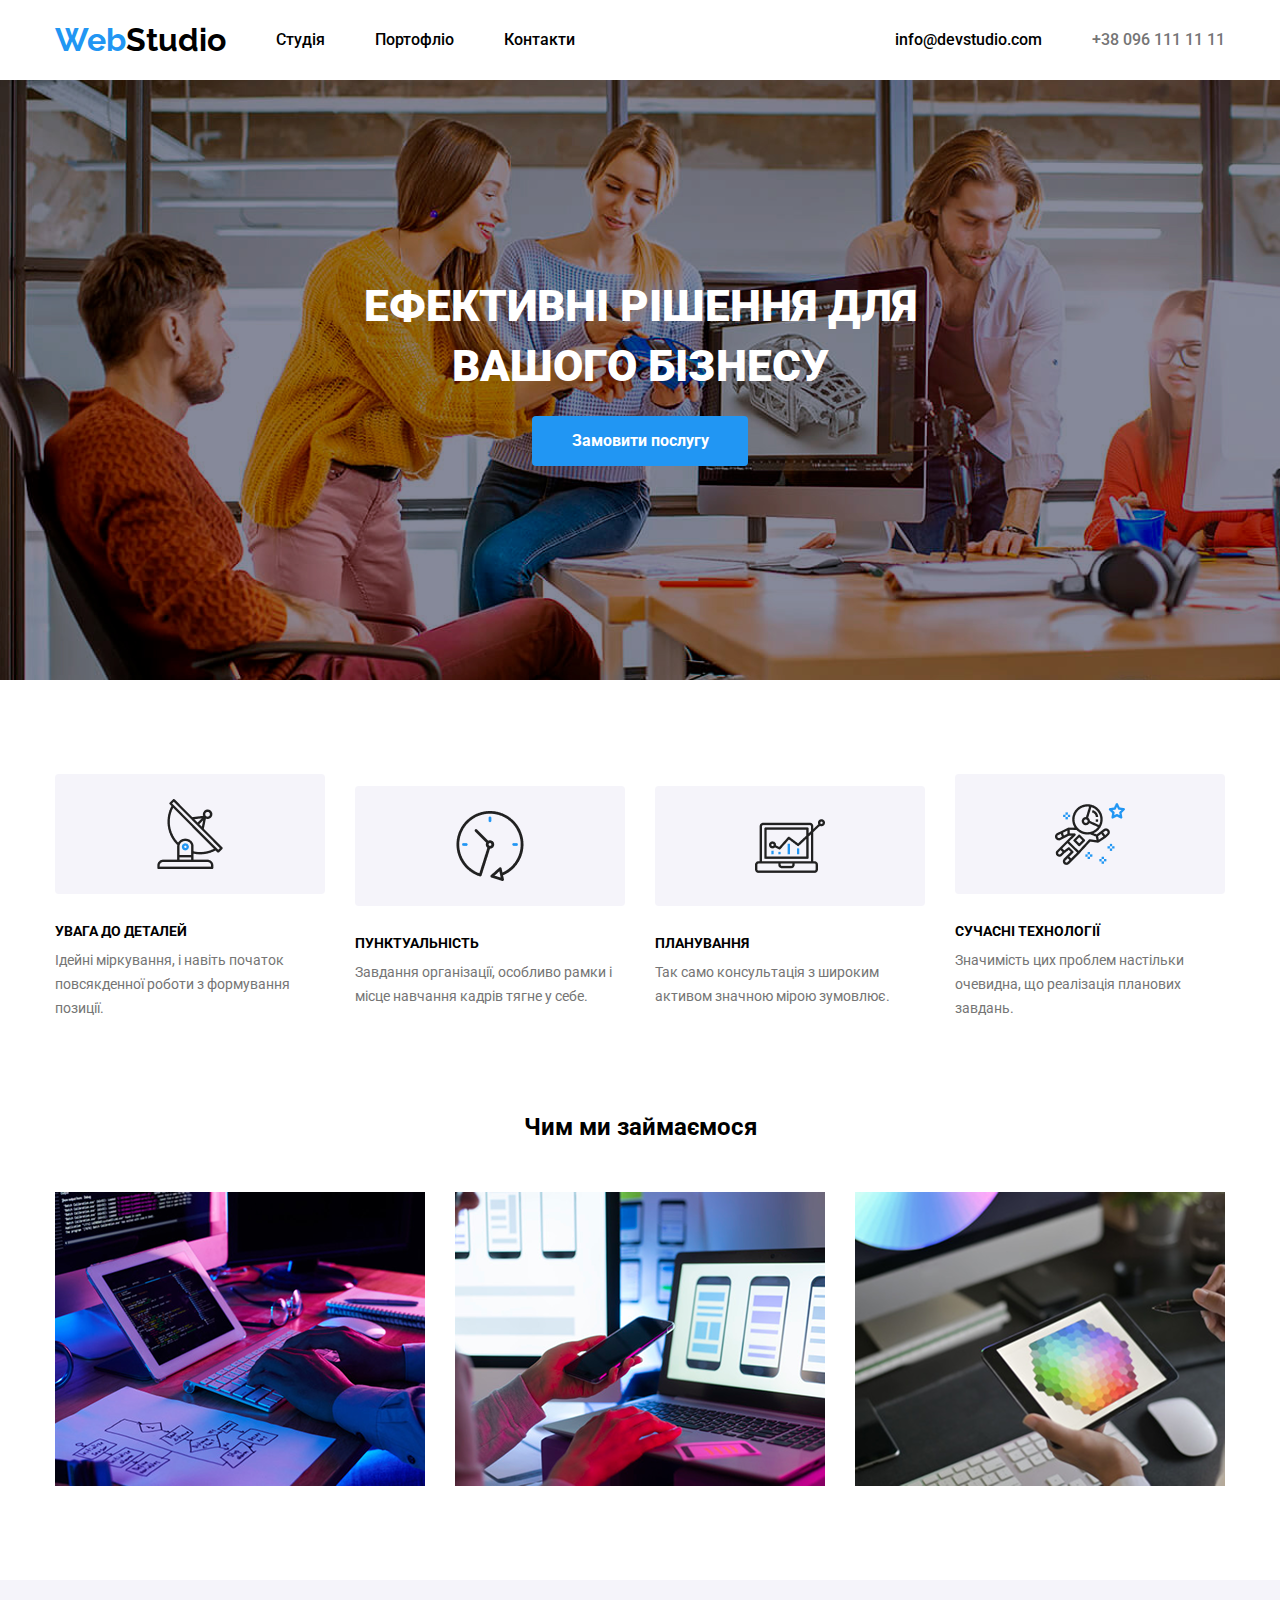
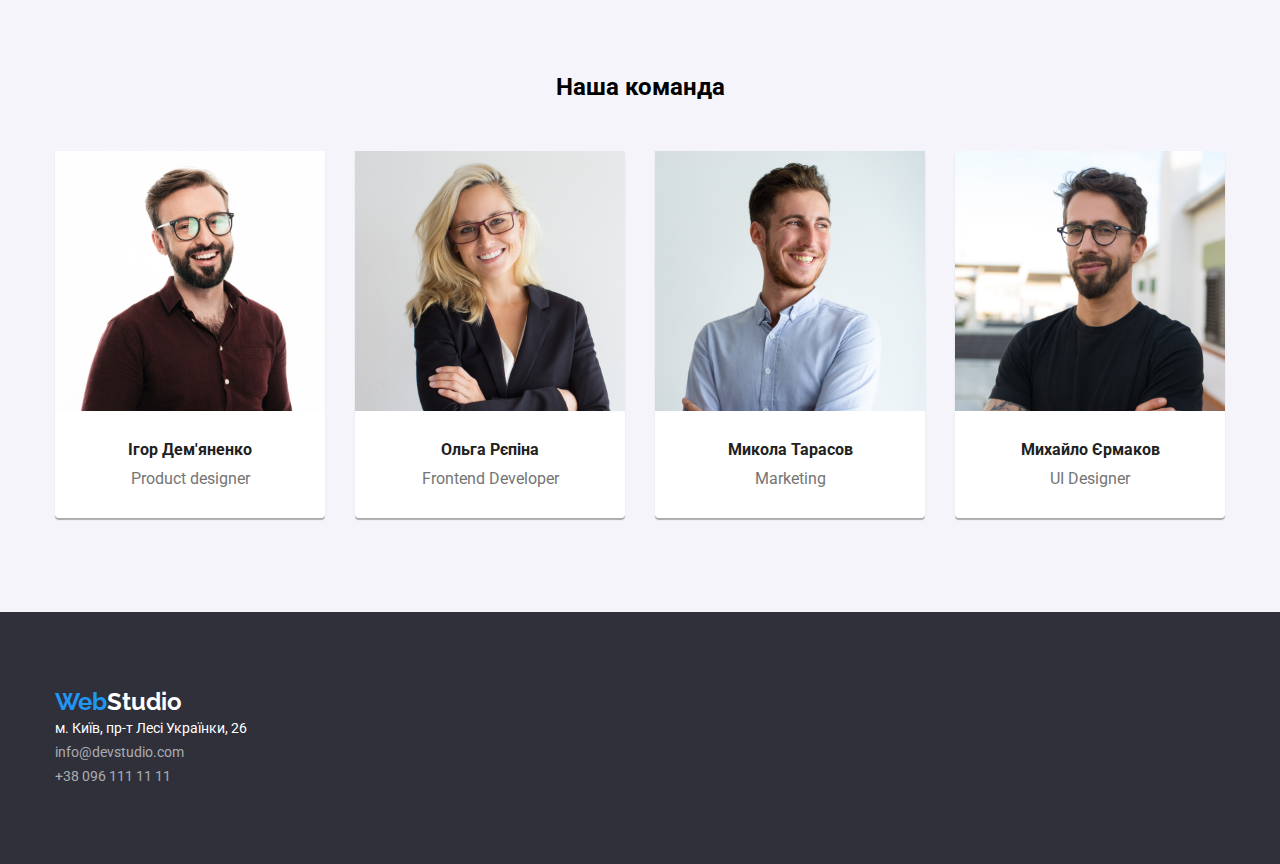
<file: index.html>
<!DOCTYPE html>
<html lang="en">
<head>
    <meta charset="UTF-8">
    <meta name="viewport" content="width=device-width, initial-scale=1.0">
    <title>Document</title>
    <link rel="stylesheet" href="https://cdnjs.cloudflare.com/ajax/libs/modern-normalize/1.0.0/modern-normalize.min.css">
    <link rel="stylesheet" href="style.css">
</head>
<body>
    
    <header class="header-info">
     <div class="container">
      <nav class="header-info-links">
         <ul class="header-info-list">
            <li class=""><a href="./index.html"><h1 class="name"><span class="name-add">Web</span>Studio</h1></a></li>
            <li class="header-info-items">Студія</li>
            <li class="header-info-items"><a href="./Portfolio.html">Портофліо</a></li>
            <li class="header-info-items">Контакти</li>
         </ul>

         <ul class="header-info-list">
            <li class="header-info-items">info@devstudio.com</li>
            <li class="header-info-item">+38 096 111 11 11</li>
         </ul>

      </nav>
     </div>
    </header>

    <section class="business-section">
     <div class="container">
        <h2 class="business-section-title">ЕФЕКТИВНІ РІШЕННЯ ДЛЯ <br> ВАШОГО БІЗНЕСУ</h2>
        <button class="bussiness-section-button">Замовити послугу</button> <br>
     </div>
    </section>

    <section class="description-section">
     <div class="container">
        <ul class="description-section-list">
            <li class="description-section-items">
              <div class="description-section-image description-section-image1"></div>
                <h2 class="description-section-title">УВАГА ДО ДЕТАЛЕЙ</h2>
                <p class="description-section-subtitle">Ідейні міркування, і навіть початок повсякденної роботи з формування позиції.</p>
            </li>
            <li class="description-section-items">
              <div class="description-section-image description-section-image2"></div>
                <h2 class="description-section-title">ПУНКТУАЛЬНІСТЬ</h2>
                <p class="description-section-subtitle">Завдання організації, особливо рамки і місце навчання кадрів тягне у себе.</p>
            </li>
            <li class="description-section-items">
              <div class="description-section-image description-section-image3"></div>
                <h2 class="description-section-title">ПЛАНУВАННЯ</h2>
                <p class="description-section-subtitle">Так само консультація з широким активом значною мірою зумовлює.</p>
            </li>
            <li class="description-section-items">
              <div class="description-section-image description-section-image4"></div>
                <h2 class="description-section-title">СУЧАСНІ ТЕХНОЛОГІЇ</h2>
                <p class="description-section-subtitle">Значимість цих проблем настільки очевидна, що реалізація планових завдань.</p>
            </li>
        </ul>
     </div>
    </section>

    <section class="images-section">
     <div class="container">
        <h2 class="images-section-title">Чим ми займаємося</h2>
      <div class="container-images">
        <img src="imgs/doing1.png" alt="Картинка комп'ютер" class="images-section-item">
        <img src="imgs/doing2.png" alt="Картинка комп'ютер" class="images-section-item">
        <img src="imgs/doing3.png" alt="Картинка комп'ютер" class="images-section-item">
      </div>
     </div>
    </section>

    <section class="team-section">
     <div class="container">
      <h2 class="team-section-title">Наша команда</h2>
     <div class="team-section-peoples">
      <div class="team-section-people member-1">
        <!-- <img src="./imgs/team1.jpg" alt="Людина яка робе:" class="team-section-image"> -->

          <div class="team-section-people-info">
            <p class="team-section-people-name"> <b>Ігор Дем'яненко</b> </p>
            <p class="team-section-people-descripton">Product designer</p>
          </div>
      </div>

      <div class="team-section-people member-2">
        <!-- <img src="./imgs/team2.jpg" alt="Людина яка робе:" class="team-section-image"> -->

          <div class="team-section-people-info">
            <p class="team-section-people-name"> <b>Ольга Рєпіна</b> </p>
            <p class="team-section-people-descripton">Frontend Developer</p>
          </div>
      </div>

      <div class="team-section-people member-3">
        <!-- <img src="./imgs/team3.jpg" alt="Людина яка робе:" class="team-section-image"> -->

          <div class="team-section-people-info">
            <p class="team-section-people-name"> <b>Микола Тарасов</b> </p>
            <p class="team-section-people-descripton">Marketing</p>
          </div>
      </div>

      <div class="team-section-people member-4">
        <!-- <img src="./imgs/team4.jpg" alt="Людина яка робе:" class="team-section-image"> -->

           <div class="team-section-people-info">
            <p class="team-section-people-name"> <b>Михайло Єрмаков</b> </p>
            <p class="team-section-people-descripton">UI Designer</p>
          </div>
      </div>
      </div>
     </div>
    </section>

    <footer class="footer-info">
     <div class="container">
      <h2 class="name" style="color: rgba(255, 255, 255, 1);"><span class="name-add">Web</span>Studio</h2>
        <ul class="footer-info-list">
            <li class="footer-info-items">м. Київ, пр-т Лесі Українки, 26</li>
            <li class="footer-info-items">info@devstudio.com</li>
            <li class="footer-info-items">+38 096 111 11 11</li>
        </ul>
     </div>
    </footer>
</body>
</html>
</file>
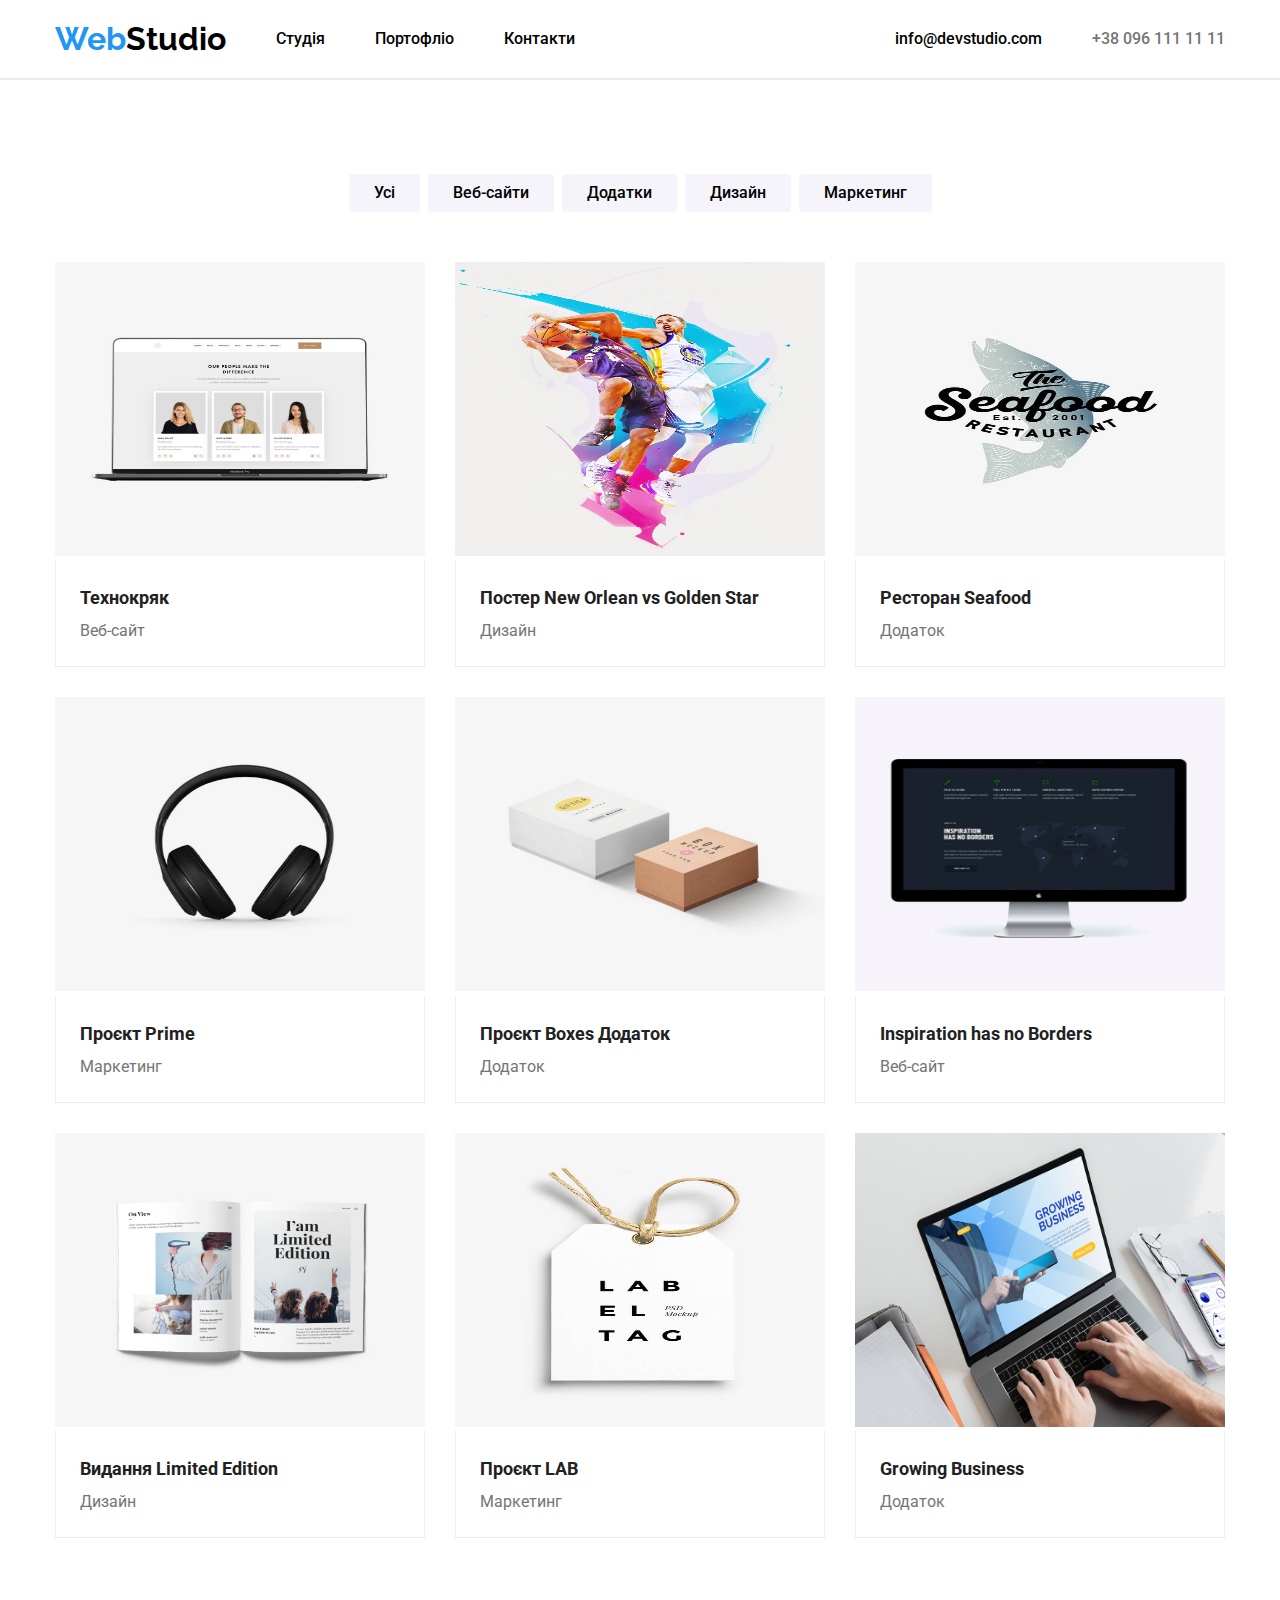
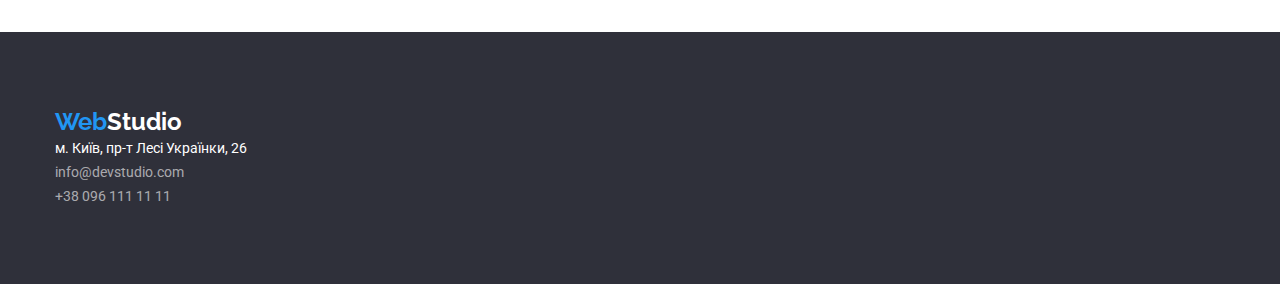
<file: Portfolio.html>
<!DOCTYPE html>
<html lang="en">
<head>
    <meta charset="UTF-8">
    <meta name="viewport" content="width=device-width, initial-scale=1.0">
    <title>Document</title>
    <link rel="stylesheet" href="https://cdnjs.cloudflare.com/ajax/libs/modern-normalize/1.0.0/modern-normalize.min.css">
    <link rel="stylesheet" href="style.css">    
</head>
<body>
    <header class="header-info portfolio-header">
     <div class="container">
      <nav class="header-info-links">
         <ul class="header-info-list">
            <li class=""><a href="./index.html"><h1 class="name"><span class="name-add">Web</span>Studio</h1></a></li>
            <li class="header-info-items">Студія</li>
            <li class="header-info-items"><a href="./Portfolio.html">Портофліо</a></li>
            <li class="header-info-items">Контакти</li>
         </ul>

         <ul class="header-info-list">
            <li class="header-info-items">info@devstudio.com</li>
            <li class="header-info-item">+38 096 111 11 11</li>
         </ul>

      </nav>
     </div>
    </header>
    
    <main>
     <div class="container">

      <div class="pages">
         <ul class="pages-list">
           <li class="pages-list-item">Усі</li>
           <li class="pages-list-item">Веб-сайти</li>
           <li class="pages-list-item">Додатки</li>
           <li class="pages-list-item">Дизайн</li>
           <li class="pages-list-item">Маркетинг</li>
         </ul>
      </div>

      <section class="products">

        <div class="products-item">
            <img src="./imgs-Portoflio/img1.jpg" class="img-portfolio">
           <div class="product-item-content">
            <p class="product-item-name">Технокряк</p>
            <p class="product-item-subtitle">Веб-сайт</p>
           </div>
        </div>

        <div class="products-item">
            <img src="./imgs-Portoflio/img2.jpg" class="img-portfolio">
            
            <div class="product-item-content">
            <p class="product-item-name">Постер New Orlean vs Golden Star</p>
            <p class="product-item-subtitle">Дизайн</p>
            </div>
        </div>

        <div class="products-item">
            <img src="./imgs-Portoflio/img3.jpg" class="img-portfolio">
            
            <div class="product-item-content">
            <p class="product-item-name">Ресторан Seafood</p>
            <p class="product-item-subtitle">Додаток</p>
            </div>
        </div>

        <div class="products-item">
            <img src="./imgs-Portoflio/img4.jpg" class="img-portfolio">
            
            <div class="product-item-content">
            <p class="product-item-name">Проєкт Prime</p>
            <p class="product-item-subtitle">Маркетинг</p>
            </div>
        </div>

        <div class="products-item">
            <img src="./imgs-Portoflio/img5.jpg" class="img-portfolio">
            
            <div class="product-item-content">
            <p class="product-item-name">Проєкт Boxes Додаток</p>
            <p class="product-item-subtitle">Додаток</p>
            </div>
        </div>

        <div class="products-item">
            <img src="./imgs-Portoflio/img6.jpg" class="img-portfolio">
            
            <div class="product-item-content">
            <p class="product-item-name">Inspiration has no Borders</p>
            <p class="product-item-subtitle">Веб-сайт</p>
            </div>
        </div>

        <div class="products-item">
            <img src="./imgs-Portoflio/img7.jpg" class="img-portfolio">
            
            <div class="product-item-content">
            <p class="product-item-name">Видання Limited Edition</p>
            <p class="product-item-subtitle">Дизайн</p>
            </div>
        </div>

        <div class="products-item">
            <img src="./imgs-Portoflio/img8.jpg" class="img-portfolio">
            
            <div class="product-item-content">
            <p class="product-item-name">Проєкт LAB</p>
            <p class="product-item-subtitle">Маркетинг</p>
            </div>
        </div>

        <div class="products-item">
            <img src="./imgs-Portoflio/img9.jpg" class="img-portfolio">
            
            <div class="product-item-content">
            <p class="product-item-name">Growing Business</p>
            <p class="product-item-subtitle">Додаток</p>
            </div>
        </div>

      </section>
     </div>
    </main>



    <footer class="footer-info">
     <div class="container">
      <h2 class="name" style="color: rgba(255, 255, 255, 1);"><span class="name-add">Web</span>Studio</h2>
        <ul class="footer-info-list">
            <li class="footer-info-items">м. Київ, пр-т Лесі Українки, 26</li>
            <li class="footer-info-items">info@devstudio.com</li>
            <li class="footer-info-items">+38 096 111 11 11</li>
        </ul>
     </div>
    </footer>

</body>
</html>
</file>
<file: style.css>
@import url('https://fonts.googleapis.com/css2?family=Raleway:ital,wght@0,100..900;1,100..900&display=swap');
@import url('https://fonts.googleapis.com/css2?family=Roboto:ital,wght@0,100..900;1,100..900&display=swap');

*{
    padding: 0px;
    margin: 0px;
}

a {
  color: inherit; /* Inherit color from parent */
  text-decoration: none; /* Remove underline */
  cursor: pointer; /* Ensure cursor remains a pointer */
}


ul , li , ol {
    padding: 0px;
    margin: 0px;
}


body {
    font-family: "Roboto";
    
}

.container {
    width: 1170px;
    margin: auto;
}


/* header & footer */

nav {
    justify-content: space-between;
}


.header-info-links, .header-info-list {
    display: flex;
    align-items: center;
    list-style: none;
    gap: 50px;
    font-weight: 500;
    user-select: none;
    flex-wrap: wrap;
}

.name-add {
    color: rgba(33, 150, 243, 1);
    font-family: "Raleway"
}

.name {
    font-family: "Raleway"
}

.header-info-item {
    color: rgba(117, 117, 117, 1);
}

.header-info-items:hover {
    color: rgba(33, 150, 243, 1);
    cursor: pointer;
}

.header-info {
    display: flex;
    height: 80px;
    align-items: center;
    flex-wrap: wrap;
}

.footer-info {
    background-color: rgba(47, 48, 58, 1);
    height: 252px;
    display: flex;
    align-items: center;
    flex-wrap: wrap;
}

.footer-info > .container {
    display: flex;
    flex-direction: column;
}

.footer-info-list :first-child {
   font-weight: 400;
   line-height: 24px;
   letter-spacing: 3%;
   color: rgb(255, 255, 255);
}

.footer-info-items {
    font-weight: 400;
    font-size: 14px;
    line-height: 24px;
    letter-spacing: 3%;
    color: rgba(255, 255, 255, 0.6) ;
}

.footer-info-list {
   font-weight: 400;
   line-height: 24px;
   letter-spacing: 3%;
   color: rgba(255, 255, 255, 1);
   list-style: none;
   display: flex;
   flex-direction: column
   ;
}


/* business */

.business-section {
    background-image: url("./imgs/bg1.png");
    color: rgba(255, 255, 255, 1);
    display: flex;
    align-items: center;
    justify-content: center;
    height: 600px;
    flex-wrap: wrap;
}

.business-section > .container {
    display: flex;
    flex-direction: column;
    justify-content: center;
    align-items: center;
}


.business-section-title {
    font-weight: 900;
    font-size: 44px;
    line-height: 60px;
    letter-spacing: 6%;
    text-align: center;
    text-transform: uppercase;
    color: rgba(255, 255, 255, 1);
}

.bussiness-section-button {
    font-weight: 700;
    font-size: 16px;
    line-height: 30px;
    letter-spacing: 6%;
    background-color: rgba(33, 150, 243, 1);
    color: rgba(255, 255, 255, 1);
    border-radius: 4px;
    border: none;
    display: flex;
    margin-top: 20px;
    width: 216px;
    height: 50px;
    display: flex;
    justify-content: center;
    align-items: center;
}

.bussiness-section-button:hover {
    background-color: rgba(33, 149, 243, 0.800);
}

.bussiness-section-button:active {
    background-color: rgba(33, 149, 243, 0.650);
}


/* desciption */

.description-section {
    padding-bottom: 94px;
    padding-top: 94px;
    flex-wrap: wrap;
    display: flex;
}

.description-section-list {
    list-style: none;
    display: flex;
    gap: 30px;
    flex-wrap: wrap;
    align-items: center;
    justify-content: center;
}

.description-section-items {
    max-width: 270px;
    display: flex;
    flex-direction: column;
}

.description-section-title {
    font-weight: 700;
    font-size: 14px;
    line-height: 100%;
    letter-spacing: 3%;
    text-transform: uppercase; 
    margin-bottom: 10px;
}

.description-section-subtitle {
    font-weight: 400;
    font-size: 14px;
    line-height: 24px;
    letter-spacing: 3%;
    color: rgba(117, 117, 117, 1);
}

.description-section-image {
    background-color: rgba(245, 244, 250, 1);
    width: 270px;
    height: 120px;
    margin-bottom: 30px;
    border-radius: 4px;
    background-repeat: no-repeat;
    background-position: center;
}

.description-section-image1 {
    background-image: url("./imgs/descimg1.png");
}

.description-section-image2 {
    background-image: url("./imgs/descimg2.png");
}

.description-section-image3 {
    background-image: url("./imgs/descimg3.png");
}

.description-section-image4 {
    background-image: url("./imgs/descimg4.png");
}


/* Images */

.images-section > .container{
    display: flex;
    flex-direction: column;
    align-items: center;
    justify-content: center;
    flex-wrap: wrap;
}

.images-section {
    display: flex;
    padding-bottom: 94px;
}

.images-section-title {
    margin-bottom: 50px;
    justify-self: center;
}


.images-section-item {
    width: 370px;
    height: 294px;
    gap: 60px;
}

.images-section {
    display: flex;
    gap: 60px;
    justify-content: center;
}

.container-images {
    display: flex;
    gap: 30px;
}

/* team-waters */

.team-section {
    padding-top: 94px;
    padding-bottom: 94px;
    display: flex;
    justify-content: center;
    flex-direction: column;    
    align-items: center;
    background-color: rgba(245, 244, 250, 1);
    flex-wrap: wrap;
}

.team-section-peoples {
    display: flex;
    gap: 30px;
}

.team-section > .container{
    display: flex;
    justify-content: center;
    align-items: center;
    flex-direction: column;
}


.team-section-people {
    background-color: rgba(255, 255, 255, 1);
}

.team-section-image {
    width: 270px;
    height: 260px;
    border-top-right-radius: 4px;
    border-top-left-radius: 4px;
}

.team-section-people {
   display: flex;
   flex-direction: column;
   align-items: center;
   justify-content: center;
   padding-bottom: 30px;
   border-radius: 4px;
   box-shadow: 0px 2px 1px 0px rgba(0, 0, 0, 0.3);
}

.team-section-people-info {
   display: flex;
   flex-direction: column;
   justify-content: center;
   align-items: center;
   margin-top: 30px;
}

.team-section-title {
    justify-self: center;
    margin-bottom: 50px;
}

.team-section-people-descripton {
    color: rgba(117, 117, 117, 1);
    font-weight: 400;
    font-size: 16px;
    letter-spacing: 3%;
    text-align: center;
    margin-top: 10px;
}

.team-section-people-name {
    color: rgba(33, 33, 33, 1);
    font-weight: 500;
    font-size: 16px;
    letter-spacing: 3%;
    text-align: center;
}

.member-1::before{
    content: "";
    width: 270px;
    height: 260px;
    background-image: url("./imgs/team1.jpg");
    background-size: contain;
    background-repeat: no-repeat;
    background-position: center;
}

.member-2::before{
    content: "";
    width: 270px;
    height: 260px;
    background-image: url("./imgs/team2.jpg");
    background-size: contain;
    background-repeat: no-repeat;
    background-position: center;
}

.member-3::before{
    content: "";
    width: 270px;
    height: 260px;
    background-image: url("./imgs/team3.jpg");
    background-size: contain;
    background-repeat: no-repeat;
    background-position: center;
}

.member-4::before{
    content: "";
    width: 270px;
    height: 260px;
    background-image: url("./imgs/team4.jpg");
    background-size: contain;
    background-repeat: no-repeat;
    background-position: center;
}



/* Portfolio's css -------------------------------------------------------------------*/   

.portfolio-header {
    border-bottom: solid 2px rgba(236, 236, 236, 1);
}



.pages-list {
    display: flex;
    list-style: none;
    gap: 8px;
    justify-content: center;
    padding-top: 94px;
    padding-bottom: 50px;
}

.pages-list-item {
    padding: 6px 25px 6px 25px;
    background: rgba(245, 244, 250, 1);
    border-radius: 4px;
    font-weight: 500;
    font-size: 16px;
    line-height: 26px;
    letter-spacing: 3%;
    text-align: center;
    transition: 0.3s;
    user-select: none;
    cursor: pointer;
}

.pages-list-item:hover {
    background-color: rgba(33, 150, 243, 1);
    color: rgba(255, 255, 255, 1);
    box-shadow: 0px 2px 4px rgba(0, 0, 0, 0.7);
}

/* products section */

.products {
    display: flex;
    flex-wrap: wrap;
    flex-direction: row;
    justify-content: space-between;
    row-gap: 30px;
    padding-bottom: 94px;
}

.img-portfolio {
    width: 370px;
    height: 294px;
}

.product-item-name {
    color: rgba(33, 33, 33, 1);
    font-weight: 700;
    font-size: 18px;
    line-height: 36px;
    letter-spacing: 6%;
    margin-left: 24px;
}

.product-item-subtitle {
    color: rgba(117, 117, 117, 1);
    font-weight: 400;
    font-size: 16px;
    line-height: 30px;
    letter-spacing: 3%;
    margin-left: 24px;
}

.product-item-content {
    border-bottom: solid 1px rgba(238, 238, 238, 1);
    border-right: solid 1px rgba(238, 238, 238, 1);
    border-left: solid 1px rgba(238, 238, 238, 1);
    padding-top: 20px;
    padding-bottom: 20px;
}

.products-item:hover {
   box-shadow: 1px 4px 4px 0px rgba(0, 0, 0, 0.25);
   transition: 0.2s;
}

.products-item {
   transition: 0.15s;
}
</file>
